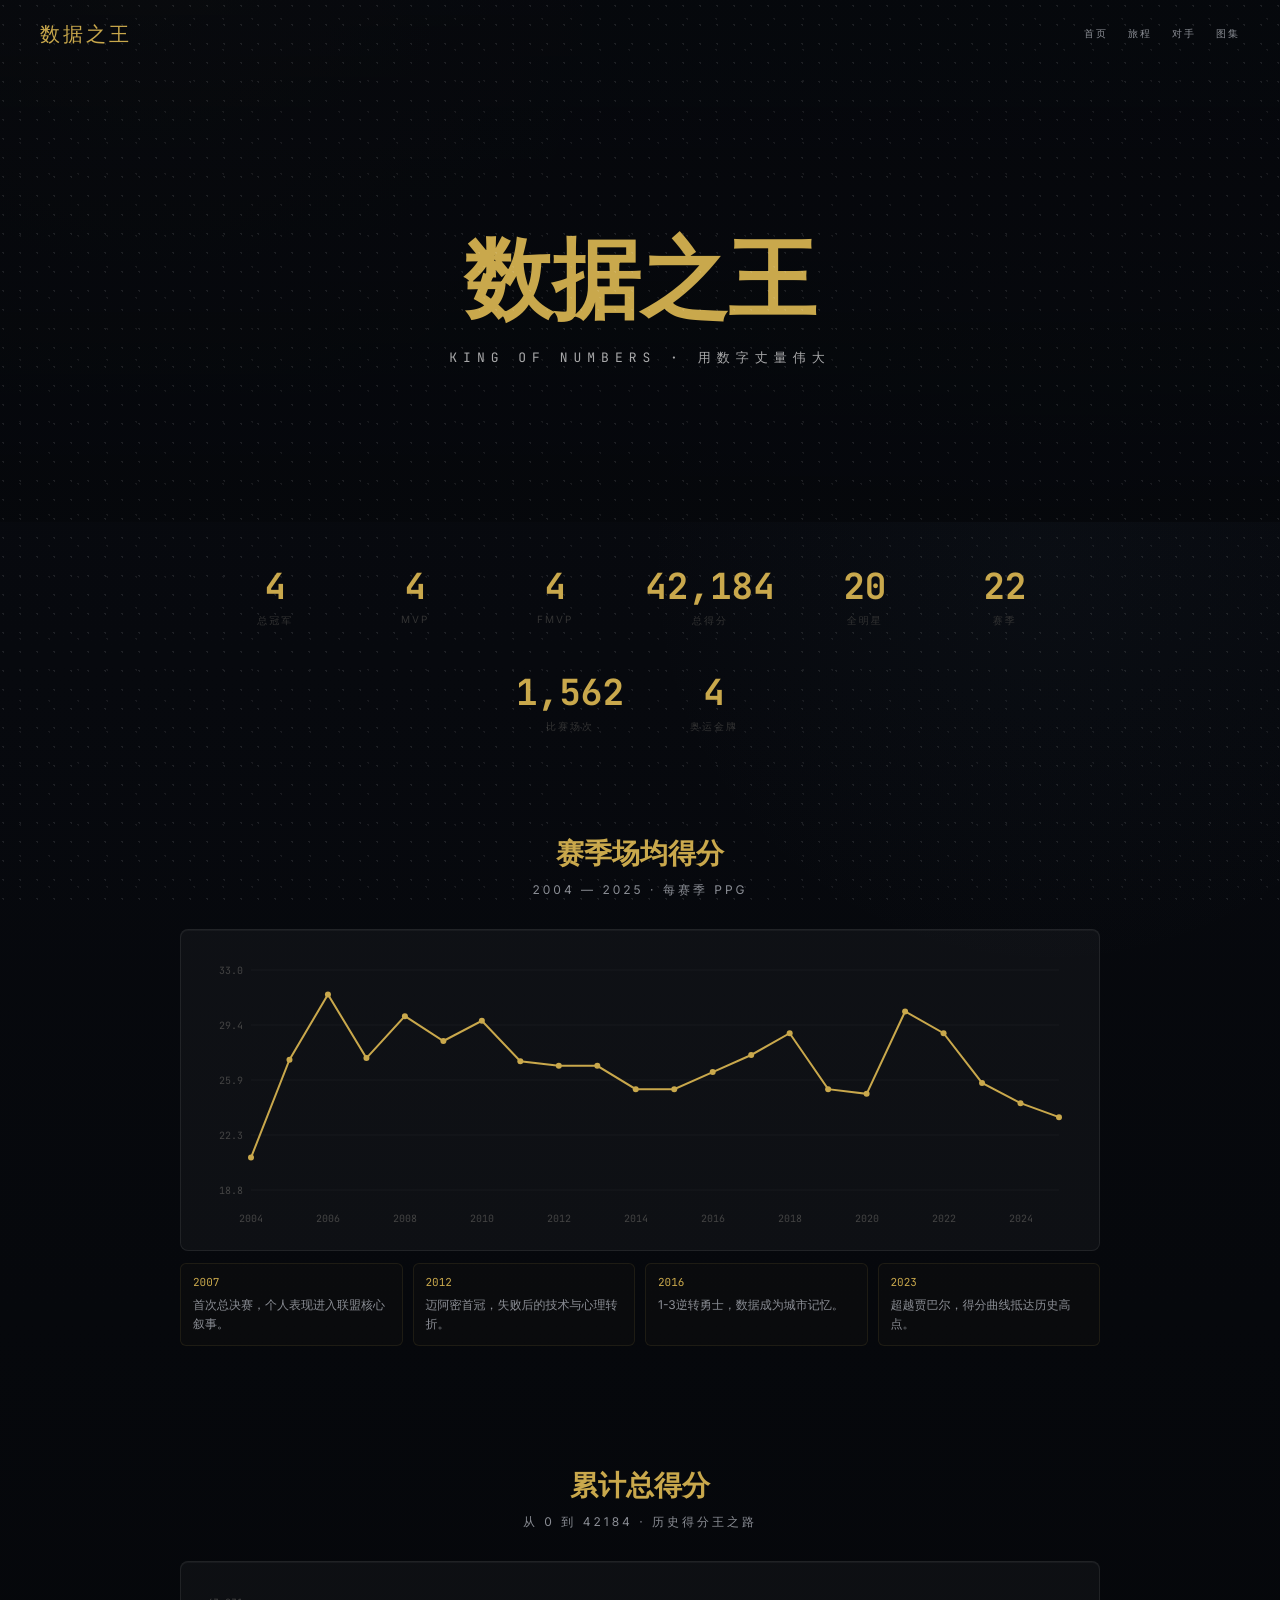
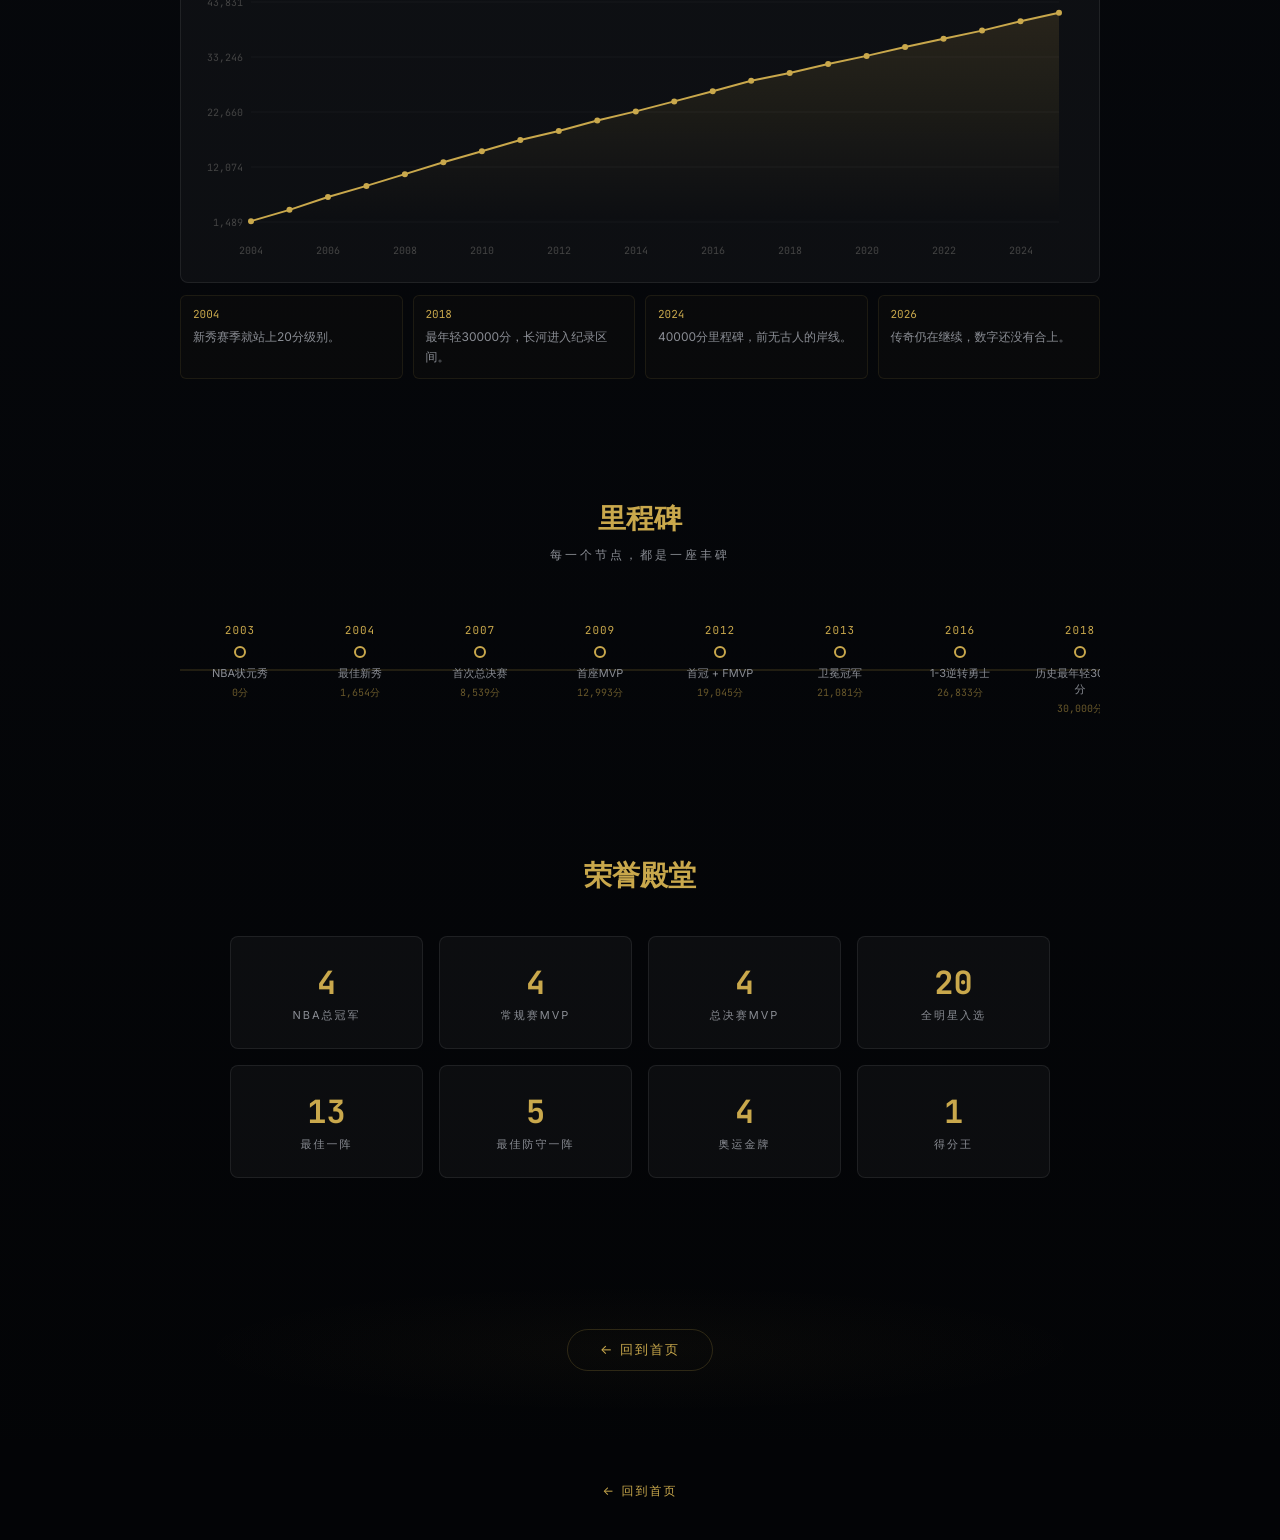
<file: stats.html>
<!DOCTYPE html>
<html lang="zh">
<head>
<meta charset="UTF-8">
<meta name="viewport" content="width=device-width, initial-scale=1.0">
<title>数据之王 — KING JAMES</title>
<meta name="description" content="用图表和关键事件标记梳理勒布朗·詹姆斯的得分、荣誉、里程碑与历史地位。">
<link href="https://fonts.googleapis.com/css2?family=Playfair+Display:wght@700;900&family=Inter:wght@300;400;600;700&family=JetBrains+Mono:wght@400;700&display=swap" rel="stylesheet">
<link rel="stylesheet" href="css/base.css">
<link rel="stylesheet" href="css/nav.css">
<link rel="stylesheet" href="css/pages/stats.css">
</head>
<body>

<nav class="nav" id="nav">
  <div class="logo">数据之王</div>
  <div class="links">
    <a href="index.html">首页</a>
    <a href="journey.html">旅程</a>
    <a href="rivals.html">对手</a>
    <a href="gallery.html">图集</a>
  </div>
</nav>
<div class="mobile-dock">
  <a href="index.html">首页</a>
  <a href="journey.html">旅程</a>
  <a href="rivals.html">对手</a>
  <a href="gallery.html">图集</a>
  <a href="stats.html" class="active">数据</a>
</div>

<!-- HERO -->
<section class="stats-hero">
  <h1>数据之王</h1>
  <div class="sub">KING OF NUMBERS · 用数字丈量伟大</div>
</section>

<!-- STATS STRIP -->
<div class="stats-strip" id="stats-strip"></div>

<!-- PPG CHART -->
<section class="chart-section">
  <h2 class="fade-in">赛季场均得分</h2>
  <p class="chart-sub fade-in">2004 — 2025 · 每赛季 PPG</p>
  <div class="chart-wrap">
    <canvas id="ppg-chart"></canvas>
    <div class="chart-tooltip" id="ppg-tooltip"></div>
  </div>
</section>

<!-- TOTAL POINTS CHART -->
<section class="chart-section">
  <h2 class="fade-in">累计总得分</h2>
  <p class="chart-sub fade-in">从 0 到 42184 · 历史得分王之路</p>
  <div class="chart-wrap">
    <canvas id="total-chart"></canvas>
    <div class="chart-tooltip" id="total-tooltip"></div>
  </div>
</section>

<!-- MILESTONES -->
<section class="milestones-section">
  <h2 class="fade-in">里程碑</h2>
  <p class="ms-sub fade-in">每一个节点，都是一座丰碑</p>
  <div class="ms-track">
    <div class="ms-line"></div>
    <div class="ms-items" id="ms-items"></div>
  </div>
</section>

<!-- HONORS -->
<section class="honors-section">
  <h2 class="fade-in">荣誉殿堂</h2>
  <div class="honors-grid" id="honors-grid"></div>
</section>

<!-- CTA -->
<div class="stats-cta">
  <a href="index.html">← 回到首页</a>
</div>

<footer><a href="index.html">← 回到首页</a></footer>

<script src="js/data.js"></script>
<script src="js/nav.js"></script>
<script src="js/scroll-reveal.js"></script>
<script src="js/pages/stats.js"></script>
</body>
</html>
</file>
<file: css/base.css>
/* ============================================
   BASE — 变量、重置、全局样式
   ============================================ */
:root {
  --gold: #C9A84C;
  --gold-light: #F0D68A;
  --gold-dark: #8B7532;
  --bg: #06080c;
  --bg-deep: #030406;
  --bg-soft: #0d1017;
  --bg-card: rgba(255,255,255,.035);
  --line: rgba(255,255,255,.08);
  --line-gold: rgba(201,168,76,.22);
  --text: #e8e8e8;
  --text-dim: #8a8d94;
  --text-muted: #5d626b;
  --text-dark: #333;
  --struggle: #b85a4b;
  --hope: #5f8da8;
  --triumph: #C9A84C;
  --legacy: #8f7bd1;
  --red: var(--struggle);
  --blue: var(--hope);
  --purple: var(--legacy);
  --green: #5f9f76;
  --shadow-gold: rgba(201,168,76,.18);
  --font-display: 'Playfair Display', 'Noto Serif SC', serif;
  --font-body: 'Inter', 'Microsoft YaHei', 'PingFang SC', 'Noto Sans SC', sans-serif;
  --font-mono: 'JetBrains Mono', 'SFMono-Regular', Consolas, monospace;
}
* { margin: 0; padding: 0; box-sizing: border-box; }
html { scroll-behavior: smooth; }
body {
  background:
    radial-gradient(circle at 12% 0%, rgba(201,168,76,.05), transparent 28rem),
    radial-gradient(circle at 82% 18%, rgba(95,141,168,.035), transparent 26rem),
    linear-gradient(180deg, #080a10 0%, var(--bg) 42%, #030406 100%);
  color: var(--text);
  font-family: var(--font-body);
  overflow-x: hidden;
  min-height: 100vh;
  text-rendering: geometricPrecision;
}
body::before {
  content: "";
  position: fixed;
  inset: 0;
  z-index: 0;
  pointer-events: none;
  opacity: .32;
  background-image:
    linear-gradient(rgba(255,255,255,.025) 1px, transparent 1px),
    linear-gradient(90deg, rgba(255,255,255,.018) 1px, transparent 1px);
  background-size: 56px 56px;
  mask-image: linear-gradient(to bottom, rgba(0,0,0,.9), transparent 85%);
}
body::after {
  content: "";
  position: fixed;
  inset: 0;
  z-index: 0;
  pointer-events: none;
  opacity: .12;
  background-image:
    radial-gradient(circle at 20% 30%, rgba(255,255,255,.8) 0 1px, transparent 1px),
    radial-gradient(circle at 70% 60%, rgba(255,255,255,.6) 0 1px, transparent 1px);
  background-size: 17px 19px, 29px 31px;
  mix-blend-mode: screen;
}
main, section, nav, footer, .counter-strip, .stats-strip, .filters, .grid, .stats, .rival-nav, .top-bar, .back, .ch-num, .sound-toggle, .emo-bar {
  position: relative;
}
::-webkit-scrollbar { width: 5px; }
::-webkit-scrollbar-track { background: var(--bg); }
::-webkit-scrollbar-thumb { background: var(--gold-dark); border-radius: 3px; }
a { color: inherit; }
button, a { -webkit-tap-highlight-color: transparent; }
button:focus-visible,
a:focus-visible,
input:focus-visible,
textarea:focus-visible {
  outline: 2px solid var(--gold);
  outline-offset: 4px;
}
img { max-width: 100%; }
.eyebrow {
  font-family: var(--font-mono);
  color: var(--gold);
  font-size: 11px;
  letter-spacing: 3px;
  text-transform: uppercase;
}
.film-copy {
  max-width: 64ch;
  color: var(--text-dim);
  line-height: 1.9;
}

/* UTILITY */
@keyframes fadeUp {
  from { opacity: 0; transform: translateY(20px); }
  to { opacity: 1; transform: translateY(0); }
}
/* fade-in 元素默认可见，由 JS 控制初始隐藏和动画 */
.fade-in {
  transition: all 1s cubic-bezier(.16,1,.3,1);
}
.fade-in.hidden {
  opacity: 0;
  transform: translateY(30px);
}
.fade-in.visible {
  opacity: 1;
  transform: translateY(0);
}

.mobile-dock { display: none; }

@media (prefers-reduced-motion: reduce) {
  *, *::before, *::after {
    animation-duration: .01ms !important;
    animation-iteration-count: 1 !important;
    scroll-behavior: auto !important;
    transition-duration: .01ms !important;
  }
}

@media(max-width:768px) {
  body { padding-bottom: 72px; }
  .mobile-dock {
    position: fixed;
    left: 12px;
    right: 12px;
    bottom: 12px;
    z-index: 220;
    display: grid;
    grid-template-columns: repeat(5, 1fr);
    gap: 4px;
    padding: 8px;
    border: 1px solid rgba(201,168,76,.18);
    border-radius: 18px;
    background: rgba(4,6,10,.9);
    backdrop-filter: blur(18px);
    box-shadow: 0 18px 50px rgba(0,0,0,.45);
  }
  .mobile-dock a {
    display: flex;
    align-items: center;
    justify-content: center;
    min-height: 42px;
    border-radius: 12px;
    color: var(--text-dim);
    text-decoration: none;
    font-size: 12px;
    font-weight: 700;
    letter-spacing: 1px;
  }
  .mobile-dock a.active {
    background: rgba(201,168,76,.12);
    color: var(--gold);
  }
}
</file>
<file: css/nav.css>
/* ============================================
   NAV — 导航栏
   ============================================ */
.nav {
  position: fixed; top: 0; left: 0; right: 0;
  z-index: 100;
  padding: 20px 40px;
  display: flex; justify-content: space-between; align-items: center;
  transition: all .5s;
}
.nav.scrolled {
  background: rgba(6,8,12,.9);
  backdrop-filter: blur(20px);
  padding: 12px 40px;
  border-bottom: 1px solid rgba(201,168,76,.12);
}
.nav .logo {
  font-family: var(--font-display);
  font-size: 20px;
  color: var(--gold);
  letter-spacing: 3px;
}
.nav .links {
  display: flex; gap: 20px;
}
.nav .links a {
  color: var(--text-dim);
  text-decoration: none;
  font-size: 10px;
  letter-spacing: 2px;
  text-transform: uppercase;
  transition: color .3s, transform .3s;
}
.nav .links a:hover { color: var(--gold); transform: translateY(-1px); }

@media(max-width:768px) {
  .nav { padding: 16px 22px; }
  .nav.scrolled { padding: 12px 22px; }
  .nav .links { display: none; }
  .nav .logo { font-size: 18px; }
}
</file>
<file: css/pages/stats.css>
/* ============================================
   STATS — 数据可视化页独有样式
   ============================================ */

/* HERO */
.stats-hero {
  min-height: 58vh; display: flex; flex-direction: column;
  align-items: center; justify-content: center;
  text-align: center; padding: 120px 40px 60px;
  background:
    linear-gradient(rgba(6,8,12,.76), rgba(6,8,12,.96)),
    url("https://upload.wikimedia.org/wikipedia/commons/5/53/LeBron_James%2C_Olympic_Games_2024.jpg") center / cover no-repeat;
}
.stats-hero h1 {
  font-family: var(--font-display);
  font-size: clamp(42px,8vw,88px); color: var(--gold);
  margin-bottom: 8px;
}
.stats-hero .sub { color: rgba(232,232,232,.72); font-family: var(--font-mono); font-size: 13px; letter-spacing: 6px; }

/* STATS STRIP */
.stats-strip {
  display: flex; justify-content: center; flex-wrap: wrap; gap: 40px;
  padding: 40px; max-width: 1000px; margin: 0 auto;
}
.stat-card { text-align: center; min-width: 100px; }
.stat-card .sv {
  font-family: var(--font-mono);
  font-size: 36px; font-weight: 700; color: var(--gold);
}
.stat-card .sl {
  font-size: 10px; color: var(--text-dark);
  letter-spacing: 2px; text-transform: uppercase; margin-top: 4px;
}

/* CHART SECTION */
.chart-section {
  padding: 60px 40px; max-width: 1000px; margin: 0 auto;
}
.chart-section h2 {
  font-family: var(--font-display);
  font-size: 28px; color: var(--gold);
  text-align: center; margin-bottom: 8px;
}
.chart-section .chart-sub {
  text-align: center; color: var(--text-dim);
  font-size: 12px; letter-spacing: 3px; margin-bottom: 30px;
}
.chart-wrap {
  position: relative; background: var(--bg-card);
  border: 1px solid var(--line);
  border-radius: 8px; padding: 20px; overflow: hidden;
  box-shadow: inset 0 1px 0 rgba(255,255,255,.04);
}
.chart-wrap canvas { width: 100%; display: block; }
.chart-tooltip {
  position: absolute; display: none;
  background: rgba(6,8,12,.95); border: 1px solid rgba(201,168,76,.2);
  border-radius: 8px; padding: 10px 14px;
  font-size: 12px; color: var(--text); pointer-events: none;
  z-index: 10; white-space: nowrap;
}
.chart-tooltip .tt-year { color: var(--gold); font-weight: 600; margin-bottom: 4px; }
.chart-tooltip .tt-val { color: var(--text-dim); }
.chart-notes {
  display: grid;
  grid-template-columns: repeat(4, 1fr);
  gap: 10px;
  margin-top: 12px;
}
.chart-note {
  padding: 12px;
  border: 1px solid rgba(201,168,76,.1);
  border-radius: 6px;
  background: rgba(201,168,76,.025);
}
.chart-note .note-year {
  font-family: var(--font-mono);
  color: var(--gold);
  font-size: 11px;
  margin-bottom: 5px;
}
.chart-note .note-text {
  color: var(--text-dim);
  font-size: 12px;
  line-height: 1.6;
}

/* MILESTONES */
.milestones-section {
  padding: 60px 40px; max-width: 1000px; margin: 0 auto;
}
.milestones-section h2 {
  font-family: var(--font-display);
  font-size: 28px; color: var(--gold);
  text-align: center; margin-bottom: 8px;
}
.milestones-section .ms-sub {
  text-align: center; color: var(--text-dim);
  font-size: 12px; letter-spacing: 3px; margin-bottom: 40px;
}
.ms-track {
  position: relative; padding: 20px 0;
  overflow-x: auto; -webkit-overflow-scrolling: touch;
}
.ms-line {
  position: absolute; top: 50%; left: 0; right: 0;
  height: 2px; background: rgba(201,168,76,.15);
  transform: translateY(-50%);
}
.ms-items {
  display: flex; position: relative;
  min-width: max-content; gap: 0;
}
.ms-item {
  display: flex; flex-direction: column; align-items: center;
  min-width: 120px; padding: 0 10px;
  position: relative; cursor: default;
}
.ms-dot {
  width: 12px; height: 12px; border-radius: 50%;
  background: var(--bg); border: 2px solid var(--gold);
  position: relative; z-index: 2;
  transition: all .3s;
}
.ms-item:hover .ms-dot {
  background: var(--gold); transform: scale(1.4);
  box-shadow: 0 0 20px rgba(201,168,76,.3);
}
.ms-yr {
  font-family: 'JetBrains Mono', monospace;
  font-size: 11px; color: var(--gold);
  margin-bottom: 8px; letter-spacing: 1px;
}
.ms-evt {
  font-size: 11px; color: var(--text-dim);
  text-align: center; max-width: 100px;
  margin-top: 8px;
}
.ms-pts {
  font-family: 'JetBrains Mono', monospace;
  font-size: 10px; color: rgba(201,168,76,.5);
  margin-top: 4px;
}

/* HONORS */
.honors-section {
  padding: 60px 40px 80px; max-width: 900px; margin: 0 auto;
}
.honors-section h2 {
  font-family: var(--font-display);
  font-size: 28px; color: var(--gold);
  text-align: center; margin-bottom: 40px;
}
.honors-grid {
  display: grid; grid-template-columns: repeat(auto-fit, minmax(180px, 1fr));
  gap: 16px;
}
.honor-card {
  background: var(--bg-card);
  border: 1px solid var(--line);
  border-radius: 8px; padding: 24px; text-align: center;
  transition: all .5s;
}
.honor-card:hover {
  border-color: rgba(201,168,76,.2);
  transform: translateY(-4px);
  box-shadow: 0 15px 40px rgba(0,0,0,.3);
}
.honor-card .hv {
  font-family: 'JetBrains Mono', monospace;
  font-size: 32px; font-weight: 700; color: var(--gold);
  margin-bottom: 4px;
}
.honor-card .hl {
  font-size: 11px; color: var(--text-dim);
  letter-spacing: 2px; text-transform: uppercase;
}

/* CTA */
.stats-cta {
  padding: 80px 40px; text-align: center;
  background: radial-gradient(ellipse at 50% 50%, rgba(201,168,76,.03) 0%, transparent 50%);
}
.stats-cta a {
  color: var(--gold); text-decoration: none;
  font-size: 13px; letter-spacing: 2px;
  padding: 12px 32px;
  border: 1px solid rgba(201,168,76,.2);
  border-radius: 30px; transition: all .4s;
}
.stats-cta a:hover {
  background: rgba(201,168,76,.08);
  border-color: var(--gold);
}

/* FOOTER */
footer {
  background: #030406; padding: 40px;
  text-align: center;
}
footer a { color: var(--gold); text-decoration: none; font-size: 12px; letter-spacing: 2px; }

/* RESPONSIVE */
@media(max-width:768px) {
  .stats-strip { gap: 24px; }
  .stat-card .sv { font-size: 28px; }
  .honors-grid { grid-template-columns: repeat(2, 1fr); }
  .chart-section, .milestones-section, .honors-section { padding: 40px 20px; }
  .chart-notes { grid-template-columns: 1fr; }
  .stats-hero { min-height: 50vh; padding: 104px 22px 44px; }
}
</file>
